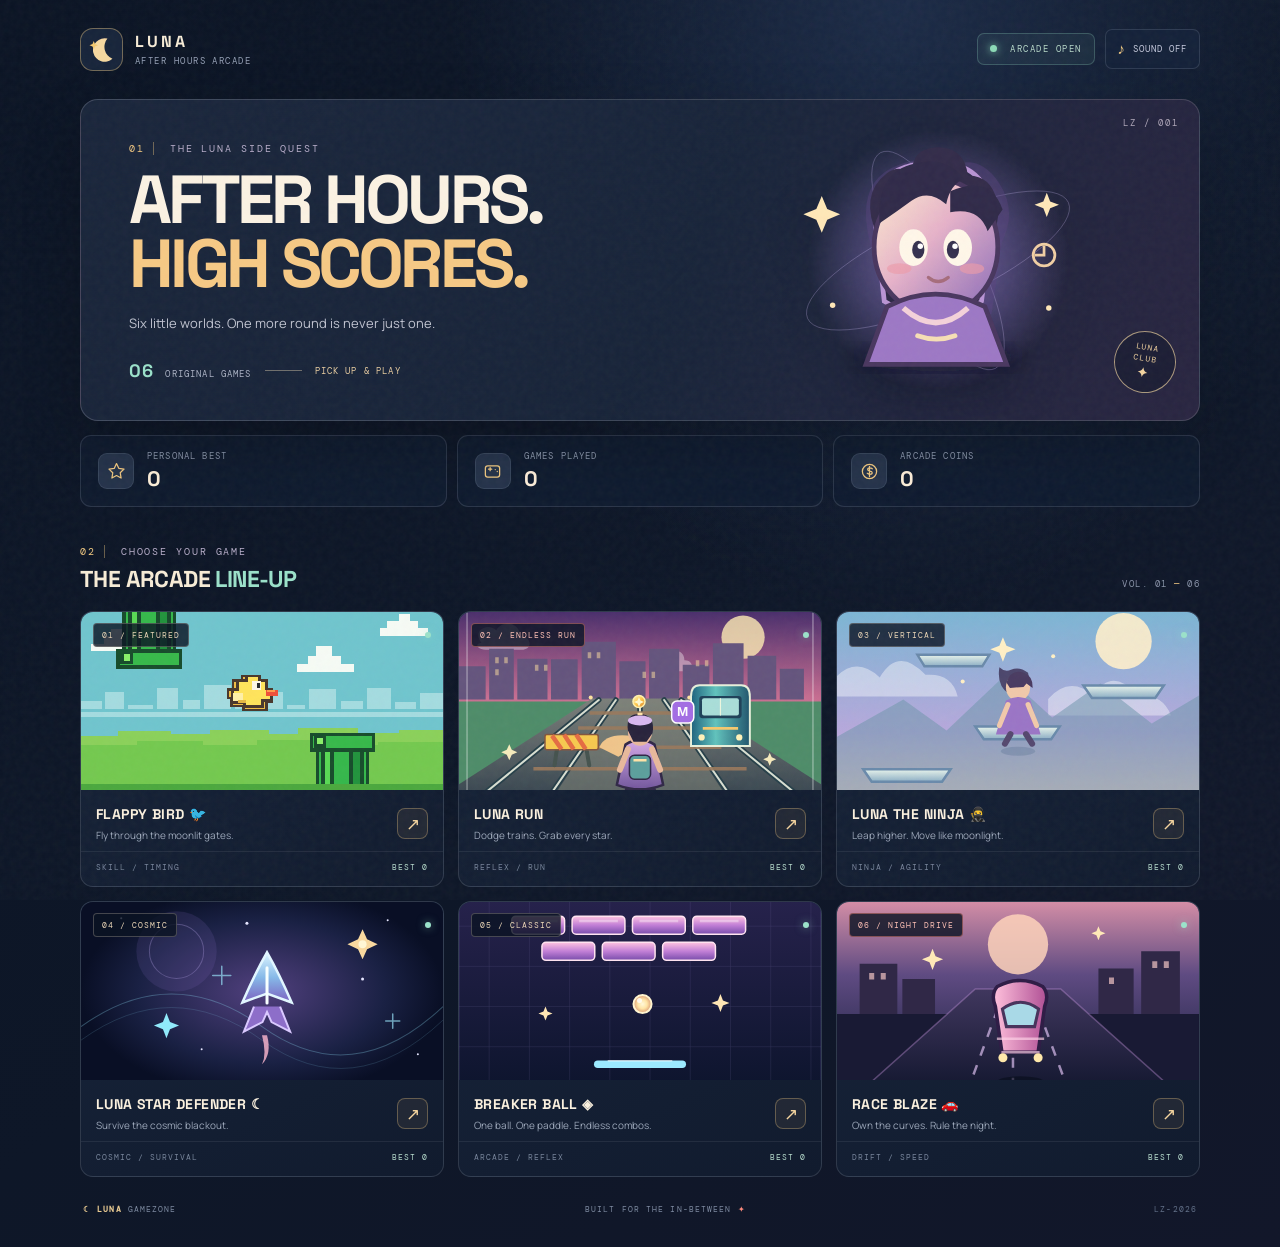
<file: gamezone/index.html>
<!doctype html>
<html lang="en">
<head>
  <meta charset="utf-8">
  <meta name="viewport" content="width=device-width,initial-scale=1,viewport-fit=cover,maximum-scale=1,user-scalable=no">
  <meta name="theme-color" content="#0c1424">
  <meta name="description" content="Luna GameZone — Flappy Bird, Luna Run, Race Blaze, Luna Star Defender, Luna the Ninja and Breaker Ball.">
  <title>Luna GameZone — After Hours Arcade</title>
  <link rel="preconnect" href="https://fonts.googleapis.com">
  <link rel="preconnect" href="https://fonts.gstatic.com" crossorigin>
  <link href="https://fonts.googleapis.com/css2?family=Bungee&family=DM+Mono:wght@400;500&family=Manrope:wght@400;500;600;700;800&family=Press+Start+2P&family=Silkscreen:wght@400;700&family=Space+Grotesk:wght@400;500;600;700&display=swap" rel="stylesheet">
  <link rel="stylesheet" href="style.css?v=20261110-webgl2">
  <script src="https://telegram.org/js/telegram-web-app.js"></script>
</head>
<body>
  <div class="grain" aria-hidden="true"></div>
  <main class="shell">
    <header class="topbar">
      <a class="brand" href="#" aria-label="Luna GameZone home">
        <span class="brand-mark" aria-hidden="true"><svg viewBox="0 0 36 36"><path d="M24.9 5.3a13.6 13.6 0 1 0 5.8 23.4A14.9 14.9 0 0 1 24.9 5.3Z" fill="currentColor"/><path d="m9 8 1.4 3.5L14 13l-3.6 1.4L9 18l-1.4-3.6L4 13l3.6-1.5L9 8Z" fill="#f4c96f"/></svg></span>
        <span class="brand-name"><b>LUNA</b><small>AFTER HOURS ARCADE</small></span>
      </a>
      <div class="top-actions">
        <span class="online-tag"><i></i> ARCADE OPEN</span>
        <button class="sound-toggle" id="soundToggle" aria-label="Toggle sound"><span class="sound-glyph">♪</span><span id="soundLabel">SOUND OFF</span></button>
      </div>
    </header>

    <section class="hero">
      <div class="hero-copy">
        <p class="eyebrow"><span class="eyebrow-mark">01</span> THE LUNA SIDE QUEST</p>
        <h1>AFTER HOURS.<br><em>HIGH SCORES.</em></h1>
        <p class="hero-sub" id="welcomeText">Six little worlds. One more round is never just one.</p>
        <div class="hero-bottom">
          <span class="hero-count"><b>06</b> ORIGINAL GAMES</span>
          <span class="hero-line"></span>
          <span class="hero-note">PICK UP & PLAY</span>
        </div>
      </div>
      <div class="hero-art"><img src="assets/hero-arcade.svg" alt="Original Luna arcade mascot illustration" fetchpriority="high"><span class="art-stamp">LUNA<br>CLUB <b>✦</b></span></div>
      <span class="hero-index">LZ / 001</span>
    </section>

    <section class="stats-row" aria-label="Your arcade stats">
      <div class="stat-card"><span class="stat-icon"><svg viewBox="0 0 24 24"><path d="m12 2 2.9 6 6.6.9-4.8 4.7 1.1 6.6-5.8-3.1-5.8 3.1 1.1-6.6L2.5 9l6.6-.9L12 2Z"/></svg></span><div><small>PERSONAL BEST</small><b id="bestOverall">0</b></div></div>
      <div class="stat-card"><span class="stat-icon"><svg viewBox="0 0 24 24"><rect x="3" y="5" width="18" height="14" rx="3"/><path d="M7 9h4M9 7v4M15.5 9.5h.01M18 12h.01"/></svg></span><div><small>GAMES PLAYED</small><b id="gamesPlayed">0</b></div></div>
      <div class="stat-card"><span class="stat-icon"><svg viewBox="0 0 24 24"><circle cx="12" cy="12" r="9"/><path d="M15.5 8.5c-.6-.6-1.6-1-3-1-1.7 0-2.8.8-2.8 2s1.1 1.8 2.8 2 2.9.8 2.9 2-1.2 2-3 2c-1.3 0-2.4-.4-3.2-1.2M12 5.5v13"/></svg></span><div><small>ARCADE COINS</small><b id="arcadeCoins">0</b></div></div>
    </section>

    <div class="section-heading">
      <div><p class="eyebrow"><span class="eyebrow-mark">02</span> CHOOSE YOUR GAME</p><h2>THE ARCADE <span>LINE-UP</span></h2></div>
      <span class="section-count">VOL. 01 <i>—</i> 06</span>
    </div>

    <section class="game-grid" id="gameGrid">
      <button class="game-card featured-card" data-game="flappy" aria-label="Play Flappy Bird">
        <span class="card-topline"><span class="card-tag">01 / FEATURED</span><span class="card-dot"></span></span>
        <span class="card-art"><img src="assets/flappy-luna.svg" alt="Flappy Bird game artwork" loading="lazy"></span>
        <span class="card-info"><span><b>FLAPPY BIRD <span class="title-emoji">🐦</span></b><small>Fly through the moonlit gates.</small></span><span class="play-arrow">↗</span></span>
        <span class="card-footer"><span>SKILL / TIMING</span><span class="best-label" data-best="flappy">BEST 0</span></span>
      </button>
      <button class="game-card featured-card" data-game="runner" aria-label="Play Luna Run">
        <span class="card-topline"><span class="card-tag tag-coral">02 / ENDLESS RUN</span><span class="card-dot"></span></span>
        <span class="card-art"><img src="assets/luna-run.svg" alt="Luna Run game artwork" loading="lazy"></span>
        <span class="card-info"><span><b>LUNA RUN</b><small>Dodge trains. Grab every star.</small></span><span class="play-arrow">↗</span></span>
        <span class="card-footer"><span>REFLEX / RUN</span><span class="best-label" data-best="runner">BEST 0</span></span>
      </button>
      <button class="game-card" data-game="jumper" aria-label="Play Luna the Ninja">
        <span class="card-topline"><span class="card-tag">03 / VERTICAL</span><span class="card-dot"></span></span>
        <span class="card-art"><img src="assets/sky-jumper.svg" alt="Luna the Ninja game artwork" loading="lazy"></span>
        <span class="card-info"><span><b>LUNA THE NINJA <span class="title-emoji">🥷</span></b><small>Leap higher. Move like moonlight.</small></span><span class="play-arrow">↗</span></span>
        <span class="card-footer"><span>NINJA / AGILITY</span><span class="best-label" data-best="jumper">BEST 0</span></span>
      </button>
      <button class="game-card" data-game="space" aria-label="Play Luna Star Defender">
        <span class="card-topline"><span class="card-tag">04 / COSMIC</span><span class="card-dot"></span></span>
        <span class="card-art"><img src="assets/star-blaster.svg" alt="Luna Star Defender game artwork" loading="lazy"></span>
        <span class="card-info"><span><b>LUNA STAR DEFENDER <span class="title-emoji">☾</span></b><small>Survive the cosmic blackout.</small></span><span class="play-arrow">↗</span></span>
        <span class="card-footer"><span>COSMIC / SURVIVAL</span><span class="best-label" data-best="space">BEST 0</span></span>
      </button>
      <button class="game-card" data-game="brick" aria-label="Play Breaker Ball">
        <span class="card-topline"><span class="card-tag">05 / CLASSIC</span><span class="card-dot"></span></span>
        <span class="card-art"><img src="assets/neon-breaker.svg" alt="Breaker Ball game artwork" loading="lazy"></span>
        <span class="card-info"><span><b>BREAKER BALL <span class="title-emoji">◈</span></b><small>One ball. One paddle. Endless combos.</small></span><span class="play-arrow">↗</span></span>
        <span class="card-footer"><span>ARCADE / REFLEX</span><span class="best-label" data-best="brick">BEST 0</span></span>
      </button>
      <button class="game-card" data-game="racer" aria-label="Play Race Blaze">
        <span class="card-topline"><span class="card-tag tag-coral">06 / NIGHT DRIVE</span><span class="card-dot"></span></span>
        <span class="card-art"><img src="assets/neon-racer.svg" alt="Race Blaze game artwork" loading="lazy"></span>
        <span class="card-info"><span><b>RACE BLAZE <span class="title-emoji">🚗</span></b><small>Own the curves. Rule the night.</small></span><span class="play-arrow">↗</span></span>
        <span class="card-footer"><span>DRIFT / SPEED</span><span class="best-label" data-best="racer">BEST 0</span></span>
      </button>
    </section>

    <footer class="footer"><span><b>☾ LUNA</b> GAMEZONE</span><span>BUILT FOR THE IN-BETWEEN <i>✦</i></span><span class="footer-code">LZ-2026</span></footer>
  </main>

  <div class="game-screen" id="gameScreen" aria-hidden="true">
    <div class="game-shell">
      <header class="game-topbar">
        <button class="icon-btn" id="backButton" aria-label="Back to games">←</button>
        <div class="game-title-wrap"><small>NOW PLAYING / LUNA ARCADE</small><b id="gameTitle">FLAPPY LUNA</b></div>
        <div class="score-box"><small>SCORE</small><b id="scoreValue">0</b></div>
        <div class="score-box best-score-box"><small>BEST</small><b id="bestValue">0</b></div>
      </header>
      <div class="game-stage">
        <canvas id="gameCanvas" width="720" height="1000" aria-label="Arcade game area"></canvas>
        <div class="game-overlay" id="gameOverlay">
          <div class="overlay-card">
            <div class="overlay-symbol" id="overlaySymbol">✦</div>
            <p class="eyebrow" id="overlayEyebrow">READY PLAYER ONE</p>
            <h2 id="overlayTitle">LET'S PLAY.</h2>
            <p id="overlayText">Your next high score is waiting.</p>
            <button class="primary-button" id="startButton">START GAME <span>→</span></button>
          </div>
        </div>
      </div>
      <section class="runner-controls" id="runnerControls" aria-label="Luna Run controls" hidden>
        <div class="runner-tools">
          <button type="button" id="runnerHeroBtn">✦ HERO</button>
          <button type="button" id="runnerPauseBtn">Ⅱ PAUSE</button>
          <button type="button" id="runnerSoundBtn">♫ SOUND ON</button>
        </div>
        <div class="runner-pad">
          <button type="button" id="runnerLeft" aria-label="Move left">◀</button>
          <button type="button" id="runnerJump">JUMP ▲</button>
          <button type="button" id="runnerRoll">ROLL ▼</button>
          <button type="button" id="runnerRight" aria-label="Move right">▶</button>
        </div>
        <p>Swipe to switch tracks · Jump over barriers · Roll under signs</p>
      </section>
      <div class="game-bottom">
        <div class="control-hint" id="controlHint">TAP TO PLAY</div>
        <div class="game-bottom-actions">
          <button type="button" class="leaderboard-mini" id="leaderboardButton" aria-label="View this game's leaderboard">🏆 TOP 10</button>
          <button type="button" class="restart-mini" id="restartButton" aria-label="Restart current game"><span aria-hidden="true">↻</span> RESTART</button>
        </div>
      </div>
    </div>
  </div>

  <div class="leaderboard-modal" id="leaderboardModal" aria-hidden="true">
    <button type="button" class="leaderboard-backdrop" id="leaderboardBackdrop" aria-label="Close leaderboard"></button>
    <section class="leaderboard-panel" role="dialog" aria-modal="true" aria-labelledby="leaderboardTitle">
      <header class="leaderboard-header"><div><small id="leaderboardGame">GLOBAL RANKINGS</small><h2 id="leaderboardTitle">GAME · TOP 10</h2></div><button type="button" id="closeLeaderboard" aria-label="Close leaderboard">×</button></header>
      <ol id="leaderboardList" class="leaderboard-list"><li class="leaderboard-empty">Loading scores…</li></ol>
      <p class="leaderboard-footnote">Best score per player · Updated from Luna GameZone</p>
    </section>
  </div>

  <script src="luna-run-3d.js?v=20261110-webgl7"></script>
  <script src="gamezone.js?v=20261110-runner2"></script>
</body>
</html>
</file>
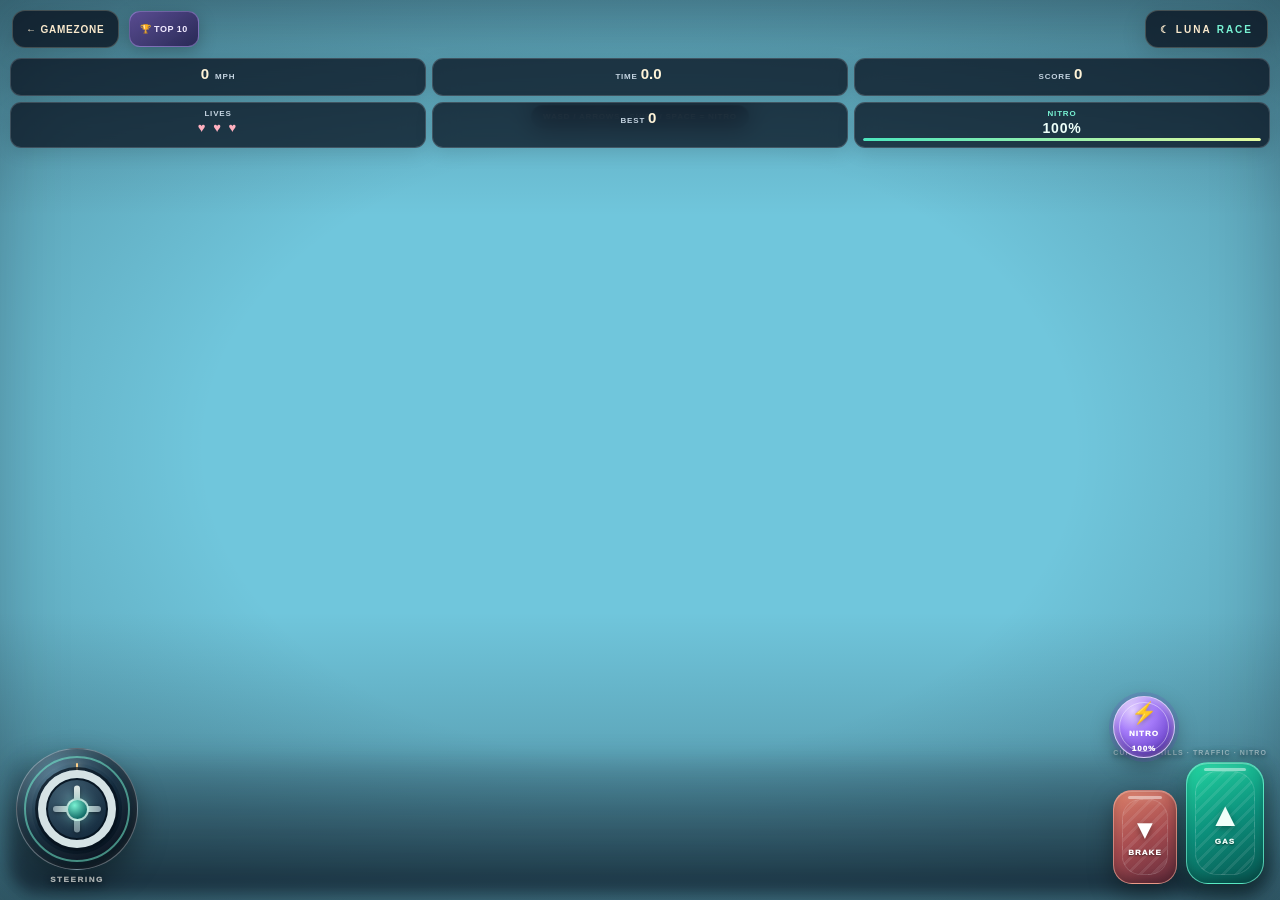
<file: gamezone/racer.html>
<!doctype html>
<html lang="en">
<head>
  <meta charset="utf-8">
  <meta name="viewport" content="width=device-width, initial-scale=1, maximum-scale=1, user-scalable=no, viewport-fit=cover">
  <meta name="theme-color" content="#07101e">
  <script src="https://telegram.org/js/telegram-web-app.js"></script>
  <title>Race Blaze 🚗 · Luna GameZone</title>
  <style>
  :root{color-scheme:dark;--mint:#78f2d3;--gold:#ffd18a;--ink:#081321}
  *{box-sizing:border-box}
  html,body{width:100%;height:100%;margin:0;overflow:hidden;background:var(--ink);color:#f4f0e7;font-family:Inter,Arial,sans-serif;overscroll-behavior:none;touch-action:none}
  body{user-select:none;-webkit-user-select:none}
  button,a{-webkit-tap-highlight-color:transparent}
  #racerApp{position:fixed;inset:0;width:100vw;height:100vh;height:100dvh;overflow:hidden;background:#07101e;isolation:isolate}
  #racerStage{position:absolute;inset:0;background:#70c6dc;overflow:hidden}
  #canvas{position:absolute;inset:0;z-index:0;display:block;width:100%;height:100%;touch-action:none;filter:saturate(1.13) contrast(1.045) brightness(1.015)}
  #racerStage:after{content:"";position:absolute;z-index:1;inset:0;pointer-events:none;background:linear-gradient(180deg,rgba(3,9,18,.23),transparent 24%,transparent 68%,rgba(3,9,18,.34)),radial-gradient(ellipse at center,transparent 48%,rgba(2,7,15,.26) 100%);box-shadow:inset 0 0 70px rgba(3,9,18,.22)}
  #racerApp.boosting #racerStage:after{background:linear-gradient(180deg,rgba(42,206,190,.14),transparent 32%,transparent 66%,rgba(6,20,32,.4)),repeating-linear-gradient(105deg,transparent 0 42px,rgba(160,255,236,.10) 44px,transparent 47px);background-size:auto,auto 90px;animation:nitroSweep .28s linear infinite}
  @keyframes nitroSweep{from{background-position:0 0,0 0}to{background-position:0 0,0 90px}}
  #racerApp.boosting .nitro-control{box-shadow:0 0 0 5px rgba(165,133,255,.22),0 0 24px rgba(181,144,255,.7)}
  .race-topbar{position:absolute;z-index:5;top:max(10px,env(safe-area-inset-top));left:max(12px,env(safe-area-inset-left));right:max(12px,env(safe-area-inset-right));display:flex;align-items:center;gap:10px;pointer-events:none}
  .race-back,.race-brand{pointer-events:auto;display:flex;align-items:center;justify-content:center;min-height:38px;border:1px solid rgba(237,222,190,.22);border-radius:13px;background:rgba(7,15,28,.76);backdrop-filter:blur(14px);color:#f9e9cc;text-decoration:none;box-shadow:0 6px 24px rgba(0,0,0,.15)}
  .race-back{padding:0 13px;font-size:10px;font-weight:900;letter-spacing:.8px}
  .race-brand{margin-left:auto;padding:0 14px;font-size:10px;font-weight:900;letter-spacing:2px}
  .race-brand span{color:var(--mint);margin-left:5px}
  #hud{position:absolute;z-index:5;top:58px;left:10px;right:10px;display:grid;grid-template-columns:repeat(3,minmax(0,1fr));justify-content:center;gap:6px;pointer-events:none}
  .hud{min-width:0;min-height:38px;padding:6px 8px;border:1px solid rgba(255,255,255,.16);border-radius:11px;background:rgba(8,16,29,.74);color:#c5d4e1;text-align:center;font-size:8px;font-weight:850;letter-spacing:.8px;text-transform:uppercase;backdrop-filter:blur(12px);box-shadow:0 5px 18px rgba(0,0,0,.12)}
  .hud .value{display:inline-block;margin-right:3px;color:#fff4d8;font-size:15px;letter-spacing:0}
  #last_lap_time{display:none!important}
  #fast_lap_time{display:none!important}
  .hidden-lap{display:none!important}
  .race-lives strong{display:block;margin-top:3px;color:#ffb0bf;font-size:13px;letter-spacing:2px;line-height:1.1}
  .race-leaderboard{pointer-events:auto;min-height:36px;padding:0 10px;border:1px solid rgba(194,172,255,.4);border-radius:11px;background:linear-gradient(145deg,rgba(92,73,147,.92),rgba(39,36,82,.94));color:#f1eaff;font-size:9px;font-weight:900;letter-spacing:.5px;box-shadow:0 5px 17px rgba(0,0,0,.25);cursor:pointer}
  .boost-hud{display:flex;flex-direction:column;justify-content:center;gap:3px;color:var(--mint)}
  .boost-hud strong{font-size:14px;line-height:1;color:#edfff9}
  .boost-track{display:block;height:3px;width:100%;overflow:hidden;border-radius:99px;background:rgba(255,255,255,.18)}
  .boost-track i{display:block;width:100%;height:100%;border-radius:99px;background:linear-gradient(90deg,#4ce6bd,#e5fca0);box-shadow:0 0 8px rgba(95,255,205,.7)}
  #instructions{position:absolute;z-index:4;top:105px;left:50%;transform:translateX(-50%);padding:6px 11px;border:1px solid rgba(255,255,255,.12);border-radius:999px;background:rgba(8,16,29,.52);color:#f0e8da;font-size:8px;font-weight:850;letter-spacing:.8px;white-space:nowrap;pointer-events:none;backdrop-filter:blur(8px)}
  .desktop-instructions{display:none}
  .touch-instructions{position:absolute;z-index:4;top:150px;left:50%;transform:translateX(-50%);padding:6px 11px;border:1px solid rgba(255,255,255,.12);border-radius:999px;background:rgba(8,16,29,.52);color:#f0e8da;font-size:8px;font-weight:850;letter-spacing:.8px;white-space:nowrap;pointer-events:none;backdrop-filter:blur(8px)}
  .race-mobile-controls{position:absolute;z-index:6;left:0;right:0;bottom:max(16px,env(safe-area-inset-bottom));display:flex;align-items:flex-end;justify-content:space-between;padding:0 max(16px,env(safe-area-inset-left)) 0 max(16px,env(safe-area-inset-right));pointer-events:none}
  .race-mobile-controls:before{content:"";position:absolute;z-index:-1;left:8px;right:8px;bottom:-10px;height:150px;border-radius:30px;background:linear-gradient(180deg,transparent,rgba(4,13,26,.2) 22%,rgba(4,13,26,.62));filter:blur(8px);pointer-events:none}
  .steer-cluster{display:flex;flex-direction:column;align-items:center;gap:5px;pointer-events:auto}
  .steer-pad{position:relative;display:grid;place-items:center;width:122px;height:122px;padding:0;border:1px solid rgba(255,255,255,.36);border-radius:50%;background:radial-gradient(circle at 32% 24%,rgba(93,130,153,.92),rgba(20,43,61,.96) 48%,rgba(5,15,29,.98) 76%);box-shadow:0 13px 30px rgba(0,0,0,.38),inset 0 2px 12px rgba(255,255,255,.18),inset 0 -8px 18px rgba(0,0,0,.28);touch-action:none;color:#ecfff9}
  .steer-pad:before{content:"";position:absolute;inset:7px;border:2px solid rgba(120,242,211,.55);border-radius:50%;box-shadow:inset 0 0 0 6px rgba(255,255,255,.035),0 0 14px rgba(120,242,211,.12)}
  .steer-pad:after{content:"";position:absolute;top:14px;left:50%;width:2px;height:10px;transform:translateX(-50%);border-radius:4px;background:var(--gold);box-shadow:0 0 9px rgba(255,209,138,.7)}
  .wheel-rotor{position:relative;z-index:1;display:grid;place-items:center;width:78px;height:78px;border:8px solid rgba(225,237,239,.94);border-radius:50%;background:radial-gradient(circle at 35% 28%,#456578,#142a3d 78%);box-shadow:0 0 0 3px rgba(5,16,28,.7),inset 0 0 0 2px rgba(6,19,32,.9),0 3px 10px rgba(0,0,0,.35);transition:transform .06s linear}
  .wheel-rotor:before{content:"";position:absolute;top:50%;left:12%;width:76%;height:6px;transform:translateY(-50%);border-radius:8px;background:linear-gradient(90deg,#879da7,#eff7f2 50%,#879da7);box-shadow:0 1px 4px rgba(0,0,0,.45)}
  .wheel-rotor:after{content:"";position:absolute;top:50%;left:50%;width:6px;height:76%;transform:translate(-50%,-50%);border-radius:8px;background:linear-gradient(180deg,#dfeae6,#758b95);box-shadow:0 1px 4px rgba(0,0,0,.42)}
  .wheel-hub{position:relative;z-index:2;width:23px;height:23px;border:2px solid rgba(240,255,250,.7);border-radius:50%;background:radial-gradient(circle at 35% 28%,#79f2d3,#146e69 72%);box-shadow:0 0 12px rgba(120,242,211,.35)}
  .steer-caption,.pedal-caption{color:rgba(247,250,246,.82);font-size:8px;font-weight:950;letter-spacing:1.6px;text-shadow:0 2px 7px #06101c}
  .pedal-cluster{position:relative;display:flex;align-items:flex-end;gap:9px;padding-top:66px;pointer-events:auto}
  .pedal,.nitro-control{position:relative;isolation:isolate;display:flex;flex-direction:column;align-items:center;justify-content:center;gap:6px;overflow:hidden;border:1px solid rgba(255,255,255,.25);color:#fff;font-weight:950;letter-spacing:1px;touch-action:none;box-shadow:0 9px 24px rgba(0,0,0,.36),inset 0 1px rgba(255,255,255,.22),inset 0 -5px 10px rgba(0,0,0,.2);transition:transform .09s,filter .12s,box-shadow .12s}
  .pedal:before{content:"";position:absolute;z-index:-1;inset:8px;border:1px solid rgba(255,255,255,.18);border-radius:inherit;background:repeating-linear-gradient(135deg,rgba(255,255,255,.11) 0 3px,transparent 3px 9px);opacity:.8}
  .pedal:after{content:"";position:absolute;top:5px;left:22%;width:56%;height:3px;border-radius:9px;background:rgba(255,255,255,.48);box-shadow:0 0 8px rgba(255,255,255,.25)}
  .pedal{width:64px;height:94px;border-radius:19px;background:linear-gradient(155deg,#5b7180 0%,#283f52 48%,#101e30 100%);font-size:8px;text-shadow:0 1px 2px rgba(0,0,0,.55)}
  .pedal-symbol{font-size:24px;line-height:1;text-shadow:0 2px 6px rgba(0,0,0,.35)}
  .pedal-gas{width:78px;height:122px;border-radius:22px;background:linear-gradient(155deg,#24d8a3 0%,#0c927d 48%,#07534f 100%);border-color:rgba(125,255,220,.62);color:#effff9;box-shadow:0 10px 25px rgba(0,0,0,.35),0 0 18px rgba(38,220,173,.16),inset 0 1px rgba(255,255,255,.3),inset 0 -5px 10px rgba(0,0,0,.2)}
  .pedal-gas .pedal-symbol{font-size:30px}
  .pedal-brake{background:linear-gradient(155deg,#dc806a 0%,#a74c50 50%,#612a3b 100%);border-color:rgba(255,181,160,.58)}
  .nitro-control{position:absolute;top:0;left:0;width:62px;height:62px;border-radius:50%;background:radial-gradient(circle at 32% 23%,#e3d0ff 0%,#a57bfa 35%,#7048cf 72%,#39226e 100%);border-color:rgba(237,223,255,.82);font-size:8px;box-shadow:0 0 0 4px rgba(107,70,189,.2),0 8px 22px rgba(0,0,0,.34),inset 0 2px 7px rgba(255,255,255,.48),inset 0 -5px 9px rgba(0,0,0,.24)}
  .nitro-control:before{content:"";position:absolute;inset:5px;border:1px solid rgba(255,255,255,.42);border-radius:50%;pointer-events:none}
  .nitro-control .nitro-icon{font-size:21px;line-height:1;text-shadow:0 2px 5px rgba(49,23,94,.45)}
  .nitro-control small{font-size:8px;color:#fff}
  .pedal.is-down,.nitro-control.is-down,.steer-pad.is-down{filter:brightness(1.22);transform:translateY(3px) scale(.97);box-shadow:0 3px 8px rgba(0,0,0,.36),inset 0 1px rgba(255,255,255,.16)}
  .race-credit{position:absolute;z-index:5;right:13px;bottom:calc(max(16px,env(safe-area-inset-bottom)) + 128px);color:rgba(255,255,255,.48);font-size:7px;font-weight:800;letter-spacing:1.1px;pointer-events:none;text-shadow:0 2px 5px rgba(0,0,0,.6)}
  #fps,.hidden-tweaks,#music,#mute{display:none!important}
  @media (hover:hover) and (pointer:fine){.touch-instructions{display:none}.desktop-instructions{display:block}}
  .race-over[hidden]{display:none!important}
  .race-over{position:absolute;z-index:20;inset:0;display:grid;place-items:center;padding:20px;background:rgba(4,10,20,.78);backdrop-filter:blur(9px)}
  .race-over-card{width:min(390px,100%);padding:26px 22px;border:1px solid rgba(255,205,160,.4);border-radius:22px;background:linear-gradient(155deg,#26354b,#101a2e 70%);box-shadow:0 25px 90px rgba(0,0,0,.55),inset 0 1px rgba(255,255,255,.12);text-align:center}
  .race-over-kicker{color:#85f4d8;font-size:9px;font-weight:900;letter-spacing:2px}
  .race-over-card h1{margin:12px 0 5px;color:#fff0d1;font-size:clamp(25px,5vw,34px);letter-spacing:1px}
  .race-over-card p{margin:0 0 18px;color:#b9c8d8;font-size:11px}
  .race-result-grid{display:grid;grid-template-columns:1fr 1fr;gap:9px;margin-bottom:16px}
  .race-result-grid div{padding:12px 8px;border:1px solid rgba(255,255,255,.13);border-radius:13px;background:rgba(8,20,35,.72)}
  .race-result-grid small{display:block;color:#93a5bc;font-size:8px;font-weight:900;letter-spacing:1px}
  .race-result-grid strong{display:block;margin-top:5px;color:#ffe0a1;font-size:23px;font-variant-numeric:tabular-nums}
  .race-again,.race-view-leaderboard{display:block;width:100%;min-height:47px;margin-top:9px;border:1px solid rgba(255,226,170,.7);border-radius:13px;background:linear-gradient(135deg,#ffe0a0,#d58d48);color:#24170e;font-weight:950;letter-spacing:1px;box-shadow:0 5px 0 #754124;cursor:pointer}
  .race-view-leaderboard{border-color:rgba(194,172,255,.45);background:linear-gradient(145deg,#64509a,#3a326a);color:#f5efff;box-shadow:0 5px 0 #231d45}
  .race-leaderboard-modal{position:absolute;z-index:25;inset:0;display:none;align-items:center;justify-content:center;padding:18px}
  .race-leaderboard-modal.active{display:flex}
  .race-leaderboard-backdrop{position:absolute;inset:0;border:0;background:rgba(2,7,15,.8);backdrop-filter:blur(9px)}
  .race-leaderboard-panel{position:relative;z-index:1;width:min(420px,100%);max-height:82%;overflow:auto;padding:18px;border:1px solid rgba(190,170,255,.32);border-radius:19px;background:linear-gradient(160deg,#1c2440,#0b1427 75%);box-shadow:0 28px 90px rgba(0,0,0,.55);color:#f4f3ff}
  .race-leaderboard-panel header{display:flex;align-items:flex-start;justify-content:space-between;gap:10px;padding-bottom:13px;border-bottom:1px solid rgba(255,255,255,.12)}
  .race-leaderboard-panel header small{color:#b8a2ff;font-size:8px;font-weight:900;letter-spacing:1px}
  .race-leaderboard-panel h2{margin:6px 0 0;color:#fff2d8;font-size:17px}
  .race-leaderboard-panel header button{width:32px;height:32px;border:1px solid rgba(255,255,255,.18);border-radius:9px;background:#202b45;color:#fff;font-size:22px}
  #raceLeaderboardList{display:flex;flex-direction:column;gap:7px;margin:14px 0;padding:0;list-style:none}
  .race-leaderboard-row{display:grid;grid-template-columns:34px minmax(0,1fr) auto;align-items:center;gap:9px;padding:9px 10px;border:1px solid rgba(198,210,244,.11);border-radius:11px;background:rgba(30,43,70,.72)}
  .race-leaderboard-row .rank{color:#d9cbff;font-weight:900;font-variant-numeric:tabular-nums}
  .race-leaderboard-row .name{overflow:hidden;color:#f4f2ff;font-weight:800;text-overflow:ellipsis;white-space:nowrap}
  .race-leaderboard-row .score{color:#ffe0a0;font-weight:900;font-variant-numeric:tabular-nums}
  .race-leaderboard-empty{padding:20px 8px;text-align:center;color:#bdc9dd;font-size:10px;line-height:1.7}
  .race-leaderboard-panel>p{margin:0;color:#8997b0;text-align:center;font-size:8px;letter-spacing:.4px}
  @media (orientation:landscape) and (max-height:560px){
    .race-topbar{top:6px}
    #hud{top:49px;max-width:560px;margin:auto}
    #instructions{top:96px}
    .race-mobile-controls{bottom:7px}
    .steer-pad{width:86px;height:86px}
    .wheel-rotor{width:54px;height:54px;border-width:5px}
    .pedal{width:52px;height:68px}
    .pedal-gas{width:62px;height:88px}
    .nitro-control{width:48px;height:48px}
    .pedal-cluster{padding-top:50px}
    .race-credit{bottom:104px}
  }
  @media(max-width:370px){
    #hud{left:6px;right:6px;gap:4px;top:56px}
    .hud{padding:5px 4px;font-size:7px}
    .hud .value,.boost-hud strong{font-size:13px}
    .steer-pad{width:102px;height:102px}
    .wheel-rotor{width:62px;height:62px}
    .pedal-cluster{gap:6px}
    .pedal{width:55px;height:82px}
    .pedal-gas{width:68px;height:108px}
    .nitro-control{width:54px;height:54px}
  }
</style>
</head>
<body>
  <main id="racerApp">
    <div id="racerStage">
      <canvas id="canvas" width="1280" height="720" aria-label="Race Blaze road"></canvas>
    </div>
    <header class="race-topbar">
      <a class="race-back" href="/" aria-label="Back to Luna GameZone">← GAMEZONE</a>
      <button type="button" class="race-leaderboard" id="raceLeaderboardButton">🏆 TOP 10</button>
      <div class="race-brand">☾ LUNA <span>RACE</span></div>
    </header>
    <div id="hud">
      <span id="speed" class="hud"><span id="speed_value" class="value">0</span> MPH</span>
      <span id="current_lap_time" class="hud">TIME <span id="current_lap_time_value" class="value">0.0</span></span>
      <span id="raceScore" class="hud">SCORE <span id="raceScoreValue" class="value">0</span></span>
      <span id="raceLives" class="hud race-lives">LIVES <strong id="raceLivesValue">♥ ♥ ♥</strong></span>
      <span id="raceBest" class="hud">BEST <span id="raceBestValue" class="value">0</span></span>
      <div id="boostHud" class="hud boost-hud"><span>NITRO</span><strong id="boostValue">100%</strong><span class="boost-track"><i id="boostFill"></i></span></div>
      <span id="fast_lap_time" class="hud hidden-lap">LAP <span id="fast_lap_time_value" class="value">0.0</span></span>
      <span id="last_lap_time" class="hud">LAST <span id="last_lap_time_value" class="value">0.0</span></span>
    </div>
    <div class="touch-instructions">DRAG THE WHEEL · HOLD GAS · TAP NITRO</div>
    <div id="instructions" class="desktop-instructions">WASD / ARROWS · SHIFT / SPACE = NITRO</div>
    <div class="race-mobile-controls" aria-label="Mobile racing controls">
      <div class="steer-cluster">
        <button type="button" id="steerPad" class="steer-pad" aria-label="Drag to steer left or right">
          <span id="steerWheel" class="wheel-rotor"><i class="wheel-hub"></i></span>
        </button>
        <span class="steer-caption">STEERING</span>
      </div>
      <div class="pedal-cluster">
        <button type="button" id="raceBoost" class="nitro-control" aria-label="Nitro boost"><span class="nitro-icon">⚡</span><span>NITRO</span><small id="boostPct">100%</small></button>
        <button type="button" id="raceBrake" class="pedal pedal-brake" aria-label="Brake"><span class="pedal-symbol">▼</span><span>BRAKE</span></button>
        <button type="button" id="raceGas" class="pedal pedal-gas" aria-label="Accelerate"><span class="pedal-symbol">▲</span><span>GAS</span></button>
      </div>
    </div>
    <div class="race-credit">CURVES · HILLS · TRAFFIC · NITRO</div>
    <section class="race-over" id="raceOver" hidden>
      <div class="race-over-card">
        <div class="race-over-kicker">☾ RACE BLAZE</div>
        <h1>RACE OVER</h1>
        <p>Three crashes. Your run is finished.</p>
        <div class="race-result-grid">
          <div><small>YOUR SCORE</small><strong id="raceFinalScore">0</strong></div>
          <div><small>BEST SCORE</small><strong id="raceFinalBest">0</strong></div>
        </div>
        <button type="button" id="raceRestart" class="race-again">↻ RACE AGAIN</button>
        <button type="button" id="raceOverLeaderboard" class="race-view-leaderboard">🏆 VIEW LEADERBOARD</button>
      </div>
    </section>
    <section class="race-leaderboard-modal" id="raceLeaderboardModal" aria-hidden="true">
      <button type="button" class="race-leaderboard-backdrop" id="raceLeaderboardBackdrop" aria-label="Close leaderboard"></button>
      <div class="race-leaderboard-panel">
        <header><div><small>GLOBAL RANKINGS / RACE BLAZE</small><h2>TOP 10 DRIVERS</h2></div><button type="button" id="raceLeaderboardClose" aria-label="Close">×</button></header>
        <ol id="raceLeaderboardList"><li class="race-leaderboard-empty">Loading scores…</li></ol>
        <p>Best score per player · Luna GameZone</p>
      </div>
    </section>
    <div id="fps" aria-hidden="true"></div>
    <div class="hidden-tweaks" aria-hidden="true">
      <select id="resolution"><option value="fine">Fine</option><option value="high" selected>High</option><option value="medium">Medium</option><option value="low">Low</option></select>
      <select id="lanes"><option>1</option><option>2</option><option selected>3</option><option>4</option></select>
      <input id="roadWidth" type="range" min="500" max="3000" value="2000">
      <span id="currentRoadWidth"></span>
      <input id="cameraHeight" type="range" min="500" max="5000" value="1000">
      <span id="currentCameraHeight"></span>
      <input id="drawDistance" type="range" min="100" max="500" value="230">
      <span id="currentDrawDistance"></span>
      <input id="fieldOfView" type="range" min="80" max="140" value="100">
      <span id="currentFieldOfView"></span>
      <input id="fogDensity" type="range" min="0" max="50" value="5">
      <span id="currentFogDensity"></span>
    </div>
    <audio id="music" muted></audio>
    <span id="mute"></span>
  </main>
  <script src="racer-common.js"></script>
  <script src="racer-stats.js"></script>
  <script src="racer-engine.js"></script>
  <script src="racer-touch.js"></script>
</body>
</html>
</file>
<file: gamezone/style.css>
:root{color-scheme:dark;--night:#0b1424;--night-2:#111d32;--panel:#142139;--paper:#f7ecd7;--muted:#96a0b5;--line:rgba(220,231,248,.13);--lav:#b8a3ef;--coral:#ff8c7e;--mint:#9be2ca;--gold:#f3ca82}
*{box-sizing:border-box}html,body{margin:0;min-height:100%;background:var(--night);color:var(--paper);font-family:Manrope,Arial,sans-serif}body{overflow-x:hidden;background:radial-gradient(ellipse at 70% 0%,#1c2b47 0,transparent 35%),linear-gradient(145deg,#0b1424,#0e1728 55%,#12172a)}button{font:inherit;color:inherit}.grain{pointer-events:none;position:fixed;inset:0;z-index:20;opacity:.055;background-image:url("data:image/svg+xml,%3Csvg viewBox='0 0 180 180' xmlns='http://www.w3.org/2000/svg'%3E%3Cfilter id='n'%3E%3CfeTurbulence type='fractalNoise' baseFrequency='.8' numOctaves='3' stitchTiles='stitch'/%3E%3C/filter%3E%3Crect width='100%25' height='100%25' filter='url(%23n)' opacity='.7'/%3E%3C/svg%3E")}
.shell{width:min(1120px,calc(100% - 44px));margin:auto;padding:23px 0 28px}.topbar{height:52px;display:flex;align-items:center;justify-content:space-between;margin-bottom:24px}.brand{display:flex;align-items:center;gap:12px;text-decoration:none;color:var(--paper)}.brand-mark{width:43px;height:43px;display:grid;place-items:center;border:1px solid rgba(243,202,130,.42);border-radius:13px;background:#17243a;color:#f6d9a0}.brand-mark svg{width:31px;height:31px}.brand-name b{display:block;font:700 16px 'Space Grotesk';letter-spacing:3px}.brand-name small{display:block;margin-top:3px;color:#95a0b5;font:9px 'DM Mono';letter-spacing:1.45px}.top-actions{display:flex;align-items:center;gap:10px}.online-tag{font:9px 'DM Mono';letter-spacing:1.5px;color:#b7d8c9;padding:9px 12px;border:1px solid rgba(155,226,202,.24);border-radius:7px;background:rgba(155,226,202,.06)}.online-tag i{display:inline-block;width:7px;height:7px;margin-right:7px;border-radius:50%;background:#8cdbb7;box-shadow:0 0 9px #8cdbb7}.sound-toggle{display:flex;gap:7px;align-items:center;padding:9px 12px;border:1px solid var(--line);border-radius:7px;background:#142139;color:#c6cadd;font:9px 'DM Mono';letter-spacing:1px;cursor:pointer}.sound-glyph{font-size:15px;color:var(--gold)}
.hero{position:relative;min-height:305px;display:grid;grid-template-columns:1.12fr .88fr;align-items:center;overflow:hidden;border:1px solid rgba(226,223,217,.17);border-radius:18px;background:linear-gradient(112deg,#202d46 0%,#19253b 54%,#292541 100%);box-shadow:0 22px 60px rgba(0,0,0,.2)}.hero:before{content:"";position:absolute;inset:0;background:linear-gradient(90deg,rgba(9,17,30,.28),transparent 68%);pointer-events:none}.hero-copy{position:relative;z-index:2;padding:42px 0 38px 48px}.eyebrow{margin:0 0 13px;color:#b7adc9;font:10px 'DM Mono';letter-spacing:1.9px}.eyebrow-mark{color:var(--gold);padding-right:8px;border-right:1px solid rgba(243,202,130,.4);margin-right:8px}h1{margin:0;color:#fbf2e3;font:700 clamp(40px,5.7vw,68px)/.94 'Space Grotesk';letter-spacing:-3.7px}h1 em{font-style:normal;color:#f6c985}.hero-sub{max-width:370px;margin:17px 0 25px;color:#c1c4d1;font-size:13px;line-height:1.65}.hero-bottom{display:flex;align-items:center;gap:13px;color:#abb2c4;font:9px 'DM Mono';letter-spacing:1.15px}.hero-count b{font:700 18px 'Space Grotesk';color:var(--mint);margin-right:5px}.hero-line{width:37px;height:1px;background:rgba(245,224,184,.4)}.hero-note{color:#e8cda0}.hero-art{position:relative;z-index:1;display:flex;align-items:center;justify-content:center;height:100%;padding:4px 30px 4px 0}.hero-art img{width:min(100%,390px);height:285px;object-fit:contain;filter:drop-shadow(0 17px 23px rgba(4,7,19,.35))}.art-stamp{position:absolute;right:23px;bottom:27px;width:62px;height:62px;display:grid;place-content:center;border:1px solid rgba(248,218,163,.65);border-radius:50%;transform:rotate(11deg);background:rgba(23,27,49,.65);color:#f3d4a0;text-align:center;font:8px 'DM Mono';line-height:1.35;letter-spacing:1px}.art-stamp b{font-size:13px}.hero-index{position:absolute;top:17px;right:20px;color:#b1a8ba;font:9px 'DM Mono';letter-spacing:2px}
.stats-row{display:grid;grid-template-columns:repeat(3,1fr);gap:10px;margin:14px 0 38px}.stat-card{min-height:72px;display:flex;align-items:center;gap:13px;padding:12px 17px;border:1px solid var(--line);border-radius:11px;background:rgba(17,29,49,.82)}.stat-icon{width:36px;height:36px;display:grid;place-items:center;background:#25334b;border:1px solid rgba(218,229,244,.1);border-radius:9px;color:var(--gold)}.stat-icon svg{width:19px;height:19px;fill:none;stroke:currentColor;stroke-width:1.6;stroke-linecap:round;stroke-linejoin:round}.stat-card small{display:block;color:#8995aa;font:9px 'DM Mono';letter-spacing:1.15px}.stat-card b{display:block;margin-top:3px;color:#fff1dc;font:700 21px 'Space Grotesk'}
.section-heading{display:flex;justify-content:space-between;align-items:end;margin-bottom:17px}.section-heading .eyebrow{margin-bottom:6px}.section-heading h2{margin:0;font:700 23px 'Space Grotesk';letter-spacing:-.6px}.section-heading h2 span{color:var(--mint)}.section-count{padding-bottom:4px;color:#8b95aa;font:9px 'DM Mono';letter-spacing:1.5px}.section-count i{color:var(--gold);font-style:normal}
.game-grid{display:grid;grid-template-columns:repeat(3,minmax(0,1fr));gap:14px}.game-card{display:block;position:relative;min-width:0;overflow:hidden;padding:0;text-align:left;border:1px solid rgba(222,230,241,.14);border-radius:13px;background:linear-gradient(155deg,#17243a,#111b2e);cursor:pointer;transition:transform .2s ease,border-color .2s ease,box-shadow .2s ease}.game-card:hover{transform:translateY(-4px);border-color:rgba(243,202,130,.52);box-shadow:0 17px 35px rgba(0,0,0,.24)}.card-topline{position:absolute;z-index:2;top:11px;left:12px;right:12px;display:flex;justify-content:space-between;align-items:center}.card-tag{padding:6px 8px;background:rgba(11,20,36,.82);border:1px solid rgba(240,224,199,.25);border-radius:4px;color:#ecd7b8;font:8px 'DM Mono';letter-spacing:1px}.tag-coral{color:#ffc1b6;border-color:rgba(255,140,126,.45)}.card-dot{width:6px;height:6px;border-radius:50%;background:#9be2ca;box-shadow:0 0 8px rgba(155,226,202,.55)}.card-art{display:block;height:178px;overflow:hidden;background:#202d46}.card-art img{width:100%;height:100%;display:block;object-fit:cover;transition:transform .55s cubic-bezier(.2,.7,.2,1),filter .3s}.game-card:hover .card-art img{transform:scale(1.045);filter:saturate(1.08)}.card-info{display:flex;align-items:center;justify-content:space-between;padding:15px 15px 9px}.card-info b{display:block;color:#fbf1df;font:700 14px 'Space Grotesk';letter-spacing:.4px}.card-info small{display:block;margin-top:5px;color:#9ca7b9;font-size:10px}.play-arrow{width:31px;height:31px;display:grid;place-items:center;flex:none;border:1px solid rgba(243,202,130,.32);border-radius:8px;color:#f4d49e;background:rgba(243,202,130,.07);font-size:17px;transition:background .2s,transform .2s}.game-card:hover .play-arrow{transform:translate(2px,-2px);background:rgba(243,202,130,.16)}.card-footer{display:flex;justify-content:space-between;align-items:center;gap:8px;padding:10px 15px 14px;border-top:1px solid rgba(222,230,241,.08);color:#78859b;font:8px 'DM Mono';letter-spacing:1px}.best-label{color:#b9decf;white-space:nowrap}
.footer{display:flex;justify-content:space-between;align-items:center;gap:12px;padding:27px 3px 5px;color:#7e8ba1;font:8px 'DM Mono';letter-spacing:1.1px}.footer b{color:#e7c991}.footer i{color:var(--coral);font-style:normal}.footer-code{color:#637189}
.game-screen{position:fixed;inset:0;z-index:30;display:none;align-items:center;justify-content:center;overflow:auto;padding:12px;background:rgba(5,11,21,.97);backdrop-filter:blur(18px)}.game-screen.active{display:flex}.game-shell{width:min(520px,100%);display:flex;flex-direction:column;gap:10px}.game-topbar{display:flex;align-items:center;gap:12px;padding:4px 1px}.icon-btn{width:39px;height:39px;border:1px solid var(--line);border-radius:9px;background:#17253b;color:#f1d5a5;font-size:22px;cursor:pointer}.game-title-wrap{flex:1}.game-title-wrap small,.score-box small{display:block;color:#8793a8;font:8px 'DM Mono';letter-spacing:1.25px}.game-title-wrap b{display:block;color:#fff0dd;font:700 14px 'Space Grotesk';letter-spacing:.7px}.score-box{min-width:77px;padding:7px 11px;text-align:right;border:1px solid var(--line);border-radius:8px;background:#17253b}.score-box b{display:block;color:var(--gold);font:700 20px 'Space Grotesk'}.game-stage{position:relative;width:100%;overflow:hidden;border:1px solid rgba(225,211,183,.3);border-radius:13px;background:#0b1424;box-shadow:0 20px 70px rgba(0,0,0,.38)}#gameCanvas{display:block;width:100%;height:auto;max-height:calc(100dvh - 165px);aspect-ratio:720/1000;object-fit:contain;touch-action:none}.game-overlay{position:absolute;inset:0;z-index:3;display:grid;place-items:center;padding:20px;background:linear-gradient(180deg,rgba(8,17,30,.18),rgba(8,17,30,.82));transition:opacity .2s}.game-overlay.hidden{opacity:0;pointer-events:none}.overlay-card{width:min(320px,100%);padding:24px 21px;text-align:center;border:1px solid rgba(235,215,174,.28);border-radius:13px;background:rgba(15,27,45,.93);box-shadow:0 18px 50px rgba(0,0,0,.36)}.overlay-symbol{margin-bottom:8px;color:var(--gold);font:700 43px 'Space Grotesk'}.overlay-card .eyebrow{margin-bottom:8px;color:#a8cfc0;font-size:8px}.overlay-card h2{margin:0;color:#fff1df;font:700 27px 'Space Grotesk';letter-spacing:-.8px}.overlay-card p:not(.eyebrow){margin:10px 0 18px;color:#b2bdca;font-size:11px;line-height:1.6}.primary-button{min-width:185px;padding:13px 18px;border:1px solid #f3d093;border-radius:7px;background:#f3d093;color:#1c2332;font:800 10px 'Space Grotesk';letter-spacing:1.1px;cursor:pointer;box-shadow:0 7px 22px rgba(243,202,130,.17)}.primary-button span{margin-left:10px;font-size:16px}.game-bottom{display:flex;align-items:center;justify-content:space-between}.control-hint{color:#a4b0c0;font:8px 'DM Mono';letter-spacing:1px}.restart-mini{padding:8px 11px;border:1px solid var(--line);border-radius:7px;background:#17253b;color:#e5c998;font:8px 'DM Mono';letter-spacing:1px;cursor:pointer}
@media(max-width:760px){.shell{width:min(100% - 24px,560px);padding-top:13px}.topbar{margin-bottom:16px}.hero{min-height:250px;grid-template-columns:1.05fr .95fr}.hero-copy{padding:31px 0 29px 24px}.hero-art{padding-right:8px}.hero-art img{height:225px}.art-stamp{right:10px;bottom:16px;width:52px;height:52px;font-size:7px}.hero-index{right:12px;top:10px;font-size:7px}h1{font-size:clamp(37px,8.2vw,56px);letter-spacing:-2.5px}.hero-sub{max-width:260px;margin:13px 0 18px;font-size:11px}.hero-bottom{gap:8px;font-size:7px}.hero-count b{font-size:15px}.stats-row{gap:8px;margin:11px 0 29px}.stat-card{min-height:66px;padding:10px 9px;gap:8px;border-radius:9px}.stat-icon{width:30px;height:30px}.stat-icon svg{width:16px;height:16px}.stat-card small{font-size:7px;letter-spacing:.4px}.stat-card b{font-size:18px}.game-grid{grid-template-columns:repeat(2,minmax(0,1fr));gap:10px}.card-art{height:140px}.card-info{padding:12px 10px 8px}.card-info b{font-size:12px}.card-info small{font-size:9px}.card-footer{padding:9px 10px 11px;font-size:7px;letter-spacing:.3px}.play-arrow{width:28px;height:28px}.section-heading h2{font-size:19px}.footer{font-size:7px;letter-spacing:.35px}.game-screen{padding:9px}.game-shell{width:min(480px,100%)}#gameCanvas{max-height:calc(100dvh - 150px)}.overlay-card{padding:19px 15px}}@media(max-width:410px){.online-tag{font-size:7px;padding:8px}.sound-toggle{font-size:8px;padding:8px}.hero{grid-template-columns:1fr;min-height:240px}.hero-copy{padding:27px 20px;max-width:88%}.hero-art{position:absolute;right:-28px;top:18px;width:48%;height:205px;opacity:.62}.hero-art img{height:100%;width:100%}.hero-index{display:none}.hero-sub{max-width:220px}.hero-bottom{max-width:220px;flex-wrap:wrap}.stats-row{gap:6px}.stat-card{display:block;text-align:center;padding:9px 3px}.stat-icon{margin:0 auto 5px}.stat-card small{font-size:6px}.stat-card b{font-size:16px}.card-art{height:119px}.card-info small{font-size:8px}.card-footer{font-size:6.3px}.footer span:nth-child(2){display:none}}@media(prefers-reduced-motion:reduce){*,*:before,*:after{scroll-behavior:auto!important;transition:none!important;animation:none!important}}
/* LUNA RUN: arcade touch deck and compact runner layout */
.runner-controls{width:100%;display:flex;flex-direction:column;gap:9px;padding:2px 1px 1px}
.runner-controls[hidden]{display:none!important}
.runner-tools{display:grid;grid-template-columns:repeat(3,1fr);gap:8px}
.runner-tools button,.runner-pad button{border:1px solid rgba(226,235,243,.2);border-radius:9px;background:linear-gradient(145deg,#223754,#14243a);color:#f7ecd7;box-shadow:0 3px 0 rgba(0,0,0,.28);font:800 9px 'DM Mono',monospace;letter-spacing:.6px;padding:9px 5px;touch-action:manipulation;cursor:pointer}
.runner-tools button:active,.runner-pad button:active{transform:translateY(2px);box-shadow:0 1px 0 rgba(0,0,0,.3)}
.runner-tools #runnerPauseBtn{border-color:rgba(243,202,130,.35);color:#f4d49e}
.runner-pad{display:grid;grid-template-columns:1fr 1.2fr 1.2fr 1fr;gap:8px}
.runner-pad button{min-height:43px;font:800 11px 'Space Grotesk',sans-serif;letter-spacing:.3px;background:linear-gradient(145deg,#1b3b55,#17263f)}
.runner-pad #runnerJump{background:linear-gradient(135deg,#168ca7,#365ed5);border-color:rgba(125,224,255,.45)}
.runner-pad #runnerRoll{background:linear-gradient(135deg,#b35a37,#8a356d);border-color:rgba(255,174,135,.4)}
.runner-controls p{margin:0;color:#99a9bc;text-align:center;font:8px 'DM Mono',monospace;letter-spacing:.35px}
.game-screen.runner-active .game-shell{width:min(520px,100%);gap:7px}
.game-screen.runner-active #gameCanvas{max-height:calc(100dvh - 285px)}
@media(max-width:760px){
 .runner-controls{gap:7px}
 .runner-tools button{padding:8px 4px;font-size:8px}
 .runner-pad{gap:7px}
 .runner-pad button{min-height:40px;font-size:10px}
 .game-screen.runner-active #gameCanvas{max-height:calc(100dvh - 265px)}
}


/* Subway Hero Run control deck */
.game-screen.runner-active .game-shell{width:min(480px,100%);gap:8px}
.game-screen.runner-active .game-stage{border-radius:18px;border-color:rgba(155,226,202,.32);box-shadow:0 18px 55px rgba(0,0,0,.42),0 0 28px rgba(62,185,190,.08)}
.runner-tools button,.runner-pad button{font-family:'Bungee',Impact,'Arial Black',sans-serif;letter-spacing:.3px;border-radius:14px;padding:12px 5px;box-shadow:0 5px 0 rgba(0,0,0,.28);transition:transform .07s,box-shadow .07s,filter .15s}
.runner-tools button:active,.runner-pad button:active{transform:translateY(4px);box-shadow:0 1px 0 rgba(0,0,0,.28);filter:brightness(1.12)}
.runner-pad button{min-height:48px;font-size:12px}
.runner-pad #runnerLeft,.runner-pad #runnerRight{background:linear-gradient(135deg,#12d6a0,#0a8bd6);border-color:rgba(126,242,216,.4)}
.runner-pad #runnerJump{background:linear-gradient(135deg,#00c2ff,#7a4dff);border-color:rgba(157,205,255,.45)}
.runner-pad #runnerRoll{background:linear-gradient(135deg,#ff7a18,#ff2f7d);border-color:rgba(255,174,135,.4)}
.runner-tools #runnerHeroBtn{background:linear-gradient(135deg,#253e61,#394d78)}
.runner-tools #runnerPauseBtn{background:linear-gradient(135deg,#6f5630,#9b6b36);color:#fff0c9}
.runner-tools #runnerSoundBtn{background:linear-gradient(135deg,#34445c,#4d416b)}
.runner-controls p{font-size:9px;letter-spacing:.45px}
@media(max-width:520px){
 .game-screen.runner-active{padding:8px}
 .game-screen.runner-active .game-shell{gap:7px}
 .runner-tools{gap:7px}
 .runner-tools button{padding:10px 3px;font-size:8px}
 .runner-pad{gap:7px}
 .runner-pad button{min-height:45px;font-size:10px}
}


/* ── Pixel cabinet art direction ─────────────────────────────────────── */
.game-screen {
  padding: 12px;
  background:
    radial-gradient(ellipse at 50% 12%, rgba(190,91,54,.22), transparent 48%),
    linear-gradient(180deg, #24150f 0%, #120d0c 100%);
}
.game-shell {
  gap: 9px;
  padding: 10px;
  border: 3px solid #70462b;
  border-radius: 5px;
  background: linear-gradient(145deg, #3a2418, #21140f 62%, #301b12);
  box-shadow: 0 0 0 3px #160d09, 0 12px 0 #120b08, 0 24px 55px rgba(0,0,0,.58);
}
.game-topbar {
  gap: 8px;
  padding: 2px 1px 5px;
}
.icon-btn {
  flex: 0 0 39px;
  border: 3px solid #bd854c;
  border-radius: 3px;
  background: #63391f;
  color: #ffe2a1;
  box-shadow: inset 0 0 0 2px #321b11, 0 4px 0 #29150e;
  font-family: Silkscreen, monospace;
}
.game-title-wrap small,
.score-box small {
  color: #e5bd79;
  font-family: Silkscreen, monospace;
  font-size: 9px;
  letter-spacing: .6px;
}
.game-title-wrap b {
  color: #fff0c7;
  font-family: Silkscreen, monospace;
  font-size: 13px;
  letter-spacing: .4px;
  text-shadow: 2px 2px 0 #542d19;
}
.score-box {
  min-width: 76px;
  padding: 7px 8px 8px;
  border: 3px solid #c18a4c;
  border-radius: 3px;
  background: linear-gradient(180deg, #59331e, #3a2116);
  box-shadow: inset 0 0 0 2px #2b170f, 0 4px 0 #29150e;
  text-align: center;
}
.score-box b {
  margin-top: 5px;
  color: #fff7df;
  font-family: "Press Start 2P", monospace;
  font-size: 11px;
  line-height: 1.65;
  letter-spacing: -1px;
  text-shadow: 2px 2px 0 #24130d;
}
.best-score-box {
  border-color: #9d7042;
  background: linear-gradient(180deg, #4b2a1a, #301a12);
}
.best-score-box b { color: #f8d994; }
.game-stage {
  overflow: hidden;
  border: 5px solid #8e5934;
  border-radius: 3px;
  background: #29180f;
  box-shadow:
    inset 0 0 0 3px #3a2114,
    0 0 0 2px #21120c,
    0 7px 0 #24140d,
    0 14px 26px rgba(0,0,0,.36);
}
#gameCanvas {
  display: block;
  image-rendering: pixelated;
  image-rendering: crisp-edges;
  filter: saturate(1.08) contrast(1.04);
}
.game-stage::after {
  content: "";
  position: absolute;
  z-index: 1;
  inset: 0;
  pointer-events: none;
  opacity: .12;
  background: repeating-linear-gradient(
    0deg,
    rgba(255,245,210,.13) 0,
    rgba(255,245,210,.13) 1px,
    transparent 1px,
    transparent 5px
  );
  mix-blend-mode: soft-light;
}
.game-overlay { z-index: 2; }
.overlay-card {
  border: 4px solid #c18a4c;
  border-radius: 3px;
  background:
    linear-gradient(180deg, rgba(78,45,27,.97), rgba(43,25,17,.98));
  box-shadow: inset 0 0 0 3px #2b170f, 0 0 0 4px rgba(32,17,10,.7), 0 12px 30px rgba(0,0,0,.45);
}
.overlay-symbol {
  color: #ffdc82;
  text-shadow: 3px 3px 0 #63391f;
}
.overlay-card .eyebrow {
  color: #f3cf8d;
  font-family: Silkscreen, monospace;
  letter-spacing: .8px;
}
.overlay-card h2 {
  color: #fff1c9;
  font-family: Silkscreen, monospace;
  font-size: 23px;
  letter-spacing: 0;
  text-shadow: 3px 3px 0 #492717;
}
.overlay-card p:not(.eyebrow) {
  color: #e3c7a0;
  font-family: Silkscreen, monospace;
  font-size: 10px;
  line-height: 1.8;
}
.primary-button,
.restart-mini {
  border: 3px solid #f5d18b;
  border-radius: 3px;
  background: linear-gradient(180deg, #e5a84e, #a95d2e);
  color: #2d170d;
  box-shadow: inset 0 0 0 2px rgba(255,239,185,.36), 0 5px 0 #512916;
  font-family: Silkscreen, monospace;
  font-weight: 700;
  letter-spacing: .3px;
}
.primary-button:active,
.restart-mini:active,
.icon-btn:active { transform: translateY(3px); box-shadow: none; }
.game-bottom {
  padding: 3px 2px 1px;
}
.control-hint {
  color: #eac98e;
  font-family: Silkscreen, monospace;
  font-size: 9px;
  letter-spacing: .5px;
}
.runner-controls {
  padding: 9px;
  border: 3px solid #79502f;
  border-radius: 3px;
  background: #2e1b12;
  box-shadow: inset 0 0 0 2px #1a100b;
}
.runner-tools button,
.runner-pad button {
  border: 2px solid #b77b42;
  border-radius: 3px;
  background: #58331f;
  color: #ffe0a1;
  box-shadow: 0 3px 0 #21120c;
  font-family: Silkscreen, monospace;
  font-size: 9px;
}
.runner-pad button:active,
.runner-tools button:active { transform: translateY(2px); box-shadow: none; }
.runner-controls p {
  color: #d6b48a;
  font-family: Silkscreen, monospace;
  font-size: 8px;
}
@media (max-width: 390px) {
  .game-shell { padding: 7px; }
  .game-title-wrap small { font-size: 7px; }
  .game-title-wrap b { font-size: 10px; }
  .score-box { min-width: 66px; padding: 6px 5px; }
  .score-box b { font-size: 9px; }
  .game-stage { border-width: 4px; }
}


/* Luna Run is rendered directly on the native-resolution game canvas. */
/* Native-resolution rendering hotfix: keep gameplay artwork sharp. */
.game-screen{
  -webkit-backdrop-filter:none!important;
  backdrop-filter:none!important;
}
#gameCanvas{
  image-rendering:auto!important;
  filter:none!important;
}
.game-stage::after{
  opacity:0!important;
  mix-blend-mode:normal!important;
}

/* Full-screen arcade layout: let every game use the available viewport. */
.game-screen.active {
  inset: 0;
  width: 100vw;
  height: 100vh;
  height: 100dvh;
  padding: 0;
  overflow: hidden;
  align-items: stretch;
  justify-content: center;
}

.game-screen.active .game-shell {
  width: min(100vw, calc((100dvh - 96px) * .72));
  max-width: 100vw;
  height: 100vh;
  height: 100dvh;
  min-height: 0;
  margin: 0 auto;
  padding: clamp(5px, 1vw, 12px);
  gap: clamp(5px, 1vh, 10px);
  border: 0;
  border-radius: 0;
  box-shadow: none;
  justify-content: center;
}

.game-screen.active .game-topbar,
.game-screen.active .game-bottom,
.game-screen.active .runner-controls {
  flex: 0 0 auto;
  width: 100%;
}

.game-screen.active .game-stage {
  flex: 1 1 auto;
  min-height: 0;
  width: 100%;
  display: flex;
  align-items: center;
  justify-content: center;
}

.game-screen.active #gameCanvas {
  display: block;
  width: 100%;
  height: auto;
  max-height: 100%;
  aspect-ratio: 720 / 1000;
  object-fit: contain;
}

/* Keep the runner's touch deck visible while maximizing its playfield. */
.game-screen.active.runner-active .game-shell {
  width: min(100vw, calc((100dvh - 245px) * .72));
  max-width: 100vw;
}

@media (max-width: 520px) {
  .game-screen.active .game-shell {
    padding: 5px;
    gap: 6px;
  }
  .game-screen.active .game-topbar {
    gap: 6px;
  }
  .game-screen.active .game-stage {
    border-radius: 10px;
  }
}



/* Luna GameZone — unified tactile button finish */
.game-screen.active .game-bottom {
  min-height: 50px;
  gap: 12px;
  padding: 6px 8px;
  border: 1px solid rgba(177,205,231,.14);
  border-radius: 14px;
  background: linear-gradient(135deg,rgba(16,31,52,.92),rgba(8,17,31,.92));
  box-shadow: inset 0 1px rgba(255,255,255,.06),0 7px 22px rgba(0,0,0,.16);
}
.game-screen.active .control-hint {
  color: #b7c8d8;
  font: 800 9px 'Space Grotesk',sans-serif;
  letter-spacing: 1.1px;
}
.game-screen.active .restart-mini {
  display: inline-flex;
  align-items: center;
  justify-content: center;
  gap: 7px;
  min-height: 38px;
  padding: 0 15px;
  border: 1px solid rgba(119,242,211,.42);
  border-radius: 11px;
  background: linear-gradient(180deg,#1b786e,#105149);
  color: #edfff9;
  box-shadow: 0 4px 0 #092f31,0 8px 16px rgba(0,0,0,.22),inset 0 1px rgba(255,255,255,.22);
  font: 800 10px 'Space Grotesk',sans-serif;
  letter-spacing: 1px;
  cursor: pointer;
  transition: transform .12s ease,filter .12s ease,box-shadow .12s ease;
}
.game-screen.active .restart-mini span {
  font-size: 17px;
  line-height: 1;
}
.game-screen.active .restart-mini:hover { filter: brightness(1.13); }
.game-screen.active .restart-mini:active {
  transform: translateY(3px);
  box-shadow: 0 1px 0 #092f31,inset 0 1px rgba(255,255,255,.16);
}
.game-screen.active .primary-button {
  min-height: 46px;
  border: 1px solid rgba(255,226,170,.78);
  border-radius: 13px;
  background: linear-gradient(135deg,#ffe0a0,#e5a64f 70%,#c77b3d);
  color: #23170f;
  box-shadow: 0 5px 0 #754124,0 11px 25px rgba(0,0,0,.24),inset 0 1px rgba(255,255,255,.55);
  font: 900 11px 'Space Grotesk',sans-serif;
  letter-spacing: 1px;
  transition: transform .12s ease,filter .12s ease,box-shadow .12s ease;
}
.game-screen.active .primary-button:hover { filter: brightness(1.08); }
.game-screen.active .primary-button:active {
  transform: translateY(3px);
  box-shadow: 0 2px 0 #754124,inset 0 1px rgba(255,255,255,.3);
}
.game-screen.active .icon-btn {
  border: 1px solid rgba(168,208,235,.25);
  border-radius: 12px;
  background: linear-gradient(145deg,#253e58,#11243b);
  color: #e9f5ff;
  box-shadow: 0 4px 0 #091523,0 8px 17px rgba(0,0,0,.2),inset 0 1px rgba(255,255,255,.13);
  transition: transform .12s ease,filter .12s ease;
}
.game-screen.active .icon-btn:active { transform: translateY(2px);filter:brightness(1.15); }
.game-screen.active .runner-tools button,
.game-screen.active .runner-pad button {
  min-height: 44px;
  border: 1px solid rgba(175,214,238,.22);
  border-radius: 12px;
  background: linear-gradient(145deg,#263f5b,#14283e);
  color: #edf7ff;
  box-shadow: 0 4px 0 #091523,0 7px 15px rgba(0,0,0,.2),inset 0 1px rgba(255,255,255,.13);
  font: 800 10px 'Space Grotesk',sans-serif;
  letter-spacing: .5px;
  transition: transform .12s ease,filter .12s ease,box-shadow .12s ease;
}
.game-screen.active .runner-tools button:active,
.game-screen.active .runner-pad button:active {
  transform: translateY(3px);
  box-shadow: 0 1px 0 #091523;
  filter: brightness(1.15);
}
.game-screen.active .runner-pad #runnerLeft,
.game-screen.active .runner-pad #runnerRight {
  background: linear-gradient(145deg,#19a98b,#106d76);
  border-color: rgba(130,255,219,.35);
}
.game-screen.active .runner-pad #runnerJump {
  background: linear-gradient(145deg,#278fc9,#4356c8);
  border-color: rgba(160,207,255,.4);
}
.game-screen.active .runner-pad #runnerRoll {
  background: linear-gradient(145deg,#b96a43,#803d58);
  border-color: rgba(255,180,147,.38);
}
.game-screen.active .runner-tools #runnerPauseBtn {
  background: linear-gradient(145deg,#92713c,#644526);
  color: #fff1cd;
}
@media(max-width:520px) {
  .game-screen.active .game-bottom { min-height:46px; padding:5px 6px; }
  .game-screen.active .restart-mini { min-height:36px; padding:0 12px; font-size:9px; }
}


/* Per-game global leaderboard overlay */
.game-bottom-actions{display:flex;align-items:center;justify-content:flex-end;gap:8px}
.game-screen.active .leaderboard-mini{display:inline-flex;align-items:center;justify-content:center;gap:6px;min-height:38px;padding:0 13px;border:1px solid rgba(194,172,255,.48);border-radius:11px;background:linear-gradient(180deg,#64509a,#3a326a);color:#f4edff;box-shadow:0 4px 0 #231d45,0 8px 16px rgba(0,0,0,.22),inset 0 1px rgba(255,255,255,.2);font:800 10px 'Space Grotesk',sans-serif;letter-spacing:.7px;cursor:pointer;transition:transform .12s ease,filter .12s ease}
.game-screen.active .leaderboard-mini:active{transform:translateY(3px);filter:brightness(1.15);box-shadow:0 1px 0 #231d45}
.leaderboard-modal{position:fixed;z-index:80;inset:0;display:none;align-items:center;justify-content:center;padding:20px}
.leaderboard-modal.active{display:flex}
.leaderboard-backdrop{position:absolute;inset:0;border:0;background:rgba(2,7,15,.78);backdrop-filter:blur(9px)}
.leaderboard-panel{position:relative;z-index:1;width:min(430px,100%);max-height:min(82dvh,760px);overflow:auto;padding:20px;border:1px solid rgba(190,170,255,.32);border-radius:20px;background:linear-gradient(160deg,#1c2440,#0b1427 75%);box-shadow:0 28px 90px rgba(0,0,0,.55),inset 0 1px rgba(255,255,255,.08);color:#f4f3ff}
.leaderboard-header{display:flex;align-items:flex-start;justify-content:space-between;gap:12px;padding-bottom:15px;border-bottom:1px solid rgba(255,255,255,.12)}
.leaderboard-header small{color:#b8a2ff;font:800 8px 'DM Mono',monospace;letter-spacing:1.4px}
.leaderboard-header h2{margin:7px 0 0;color:#fff2d8;font:800 17px 'Space Grotesk',sans-serif;letter-spacing:.4px}
.leaderboard-header button{width:34px;height:34px;border:1px solid rgba(255,255,255,.18);border-radius:10px;background:#202b45;color:#fff;font-size:22px;cursor:pointer}
.leaderboard-list{display:flex;flex-direction:column;gap:7px;margin:15px 0 0;padding:0;list-style:none}
.leaderboard-row{display:grid;grid-template-columns:42px minmax(0,1fr) auto;align-items:center;gap:10px;padding:10px 12px;border:1px solid rgba(198,210,244,.11);border-radius:12px;background:linear-gradient(100deg,rgba(52,65,99,.48),rgba(18,30,52,.66))}
.leaderboard-rank{display:grid;place-items:center;width:30px;height:30px;border-radius:9px;background:rgba(179,158,255,.14);color:#d9cbff;font:800 11px 'DM Mono',monospace}
.leaderboard-row:nth-child(1) .leaderboard-rank{background:linear-gradient(135deg,#f4d38b,#b8873f);color:#23170d}
.leaderboard-row:nth-child(2) .leaderboard-rank{background:linear-gradient(135deg,#e4eaf2,#8495ad);color:#101a2a}
.leaderboard-row:nth-child(3) .leaderboard-rank{background:linear-gradient(135deg,#d4a47e,#946144);color:#1c120d}
.leaderboard-player{min-width:0;display:flex;flex-direction:column;gap:3px}
.leaderboard-player b{overflow:hidden;color:#f4f2ff;font:750 12px 'Space Grotesk',sans-serif;text-overflow:ellipsis;white-space:nowrap}
.leaderboard-player small{color:#9aa8c2;font:8px 'DM Mono',monospace;letter-spacing:.5px}
.leaderboard-points{color:#ffe0a0;font:800 13px 'Space Grotesk',sans-serif;font-variant-numeric:tabular-nums}
.leaderboard-empty{padding:22px 12px;text-align:center;color:#bdc9dd;font:10px 'DM Mono',monospace;line-height:1.7}
.leaderboard-footnote{margin:14px 0 0;color:#8997b0;text-align:center;font:8px 'DM Mono',monospace;letter-spacing:.4px}
@media(max-width:520px){.game-screen.active .game-bottom{gap:8px}.game-bottom-actions{gap:6px}.game-screen.active .leaderboard-mini{min-height:36px;padding:0 9px;font-size:8px}.game-screen.active .restart-mini{padding:0 9px}.leaderboard-panel{padding:16px;border-radius:17px}}

/* Luna Run: refined controls for the single-canvas runner. */
.game-screen.active.runner-active .runner-controls p {
  color: #aebfce;
  font: 8px 'DM Mono', monospace;
  letter-spacing: .45px;
}
.game-screen.active.runner-active .runner-tools button,
.game-screen.active.runner-active .runner-pad button {
  min-height: 43px;
  border-color: rgba(153, 220, 225, .24);
  background: linear-gradient(160deg, #19354c, #101f34);
  color: #e8f4f1;
}
.game-screen.active.runner-active .runner-pad #runnerJump {
  background: linear-gradient(135deg, #168ca7, #365ed5);
}
.game-screen.active.runner-active .runner-pad #runnerRoll {
  background: linear-gradient(135deg, #b35a37, #8a356d);
}


/* Luna Run — immersive swipe-first full-screen layout.
   The runner has no on-screen button deck: gestures happen on the playfield. */
.game-screen.active.runner-active {
  padding: 0 !important;
  align-items: stretch;
  justify-content: center;
  background: #07111c;
}
.game-screen.active.runner-active .game-shell {
  width: min(100vw, calc((100dvh - 72px) * .72));
  max-width: 100vw;
  height: 100dvh;
  margin: 0 auto;
  padding: 0;
  gap: 0;
  border: 0;
  border-radius: 0;
  background: #07111c;
  box-shadow: none;
}
.game-screen.active.runner-active .game-topbar {
  flex: 0 0 68px;
  min-height: 68px;
  width: 100%;
  gap: 12px;
  padding: 8px 14px;
  border-bottom: 1px solid rgba(157,203,213,.14);
  background: linear-gradient(180deg,#101f31,#0b1726);
}
.game-screen.active.runner-active .game-title-wrap {
  flex: 1 1 auto;
  min-width: 0;
  gap: 4px;
}
.game-screen.active.runner-active .game-title-wrap small {
  color: #91aab9;
  font: 700 8px 'DM Mono',monospace;
  letter-spacing: 1.5px;
}
.game-screen.active.runner-active .game-title-wrap b {
  color: #edf5f0;
  font: 800 15px 'Space Grotesk',sans-serif;
  letter-spacing: .8px;
  text-shadow: none;
}
.game-screen.active.runner-active .game-topbar .score-box {
  display: none !important;
}
.game-screen.active.runner-active .game-stage {
  flex: 1 1 auto;
  min-height: 0;
  width: 100%;
  margin: 0;
  overflow: hidden;
  border: 0;
  border-radius: 0;
  background: #091522;
  box-shadow: none;
}
.game-screen.active.runner-active #gameCanvas {
  display: block;
  width: 100%;
  height: 100%;
  max-height: 100%;
  aspect-ratio: 720 / 1000;
  object-fit: contain;
  touch-action: none;
}
.game-screen.active.runner-active .runner-controls,
.game-screen.active.runner-active .game-bottom {
  display: none !important;
}
@media (max-width: 520px) {
  .game-screen.active.runner-active .game-shell {
    width: 100vw;
    max-width: 100vw;
  }
  .game-screen.active.runner-active .game-topbar {
    flex-basis: 58px;
    min-height: 58px;
    padding: 6px 10px;
    gap: 9px;
  }
  .game-screen.active.runner-active .game-title-wrap small {
    font-size: 7px;
    letter-spacing: 1.1px;
  }
  .game-screen.active.runner-active .game-title-wrap b {
    font-size: 13px;
  }
}
</file>
